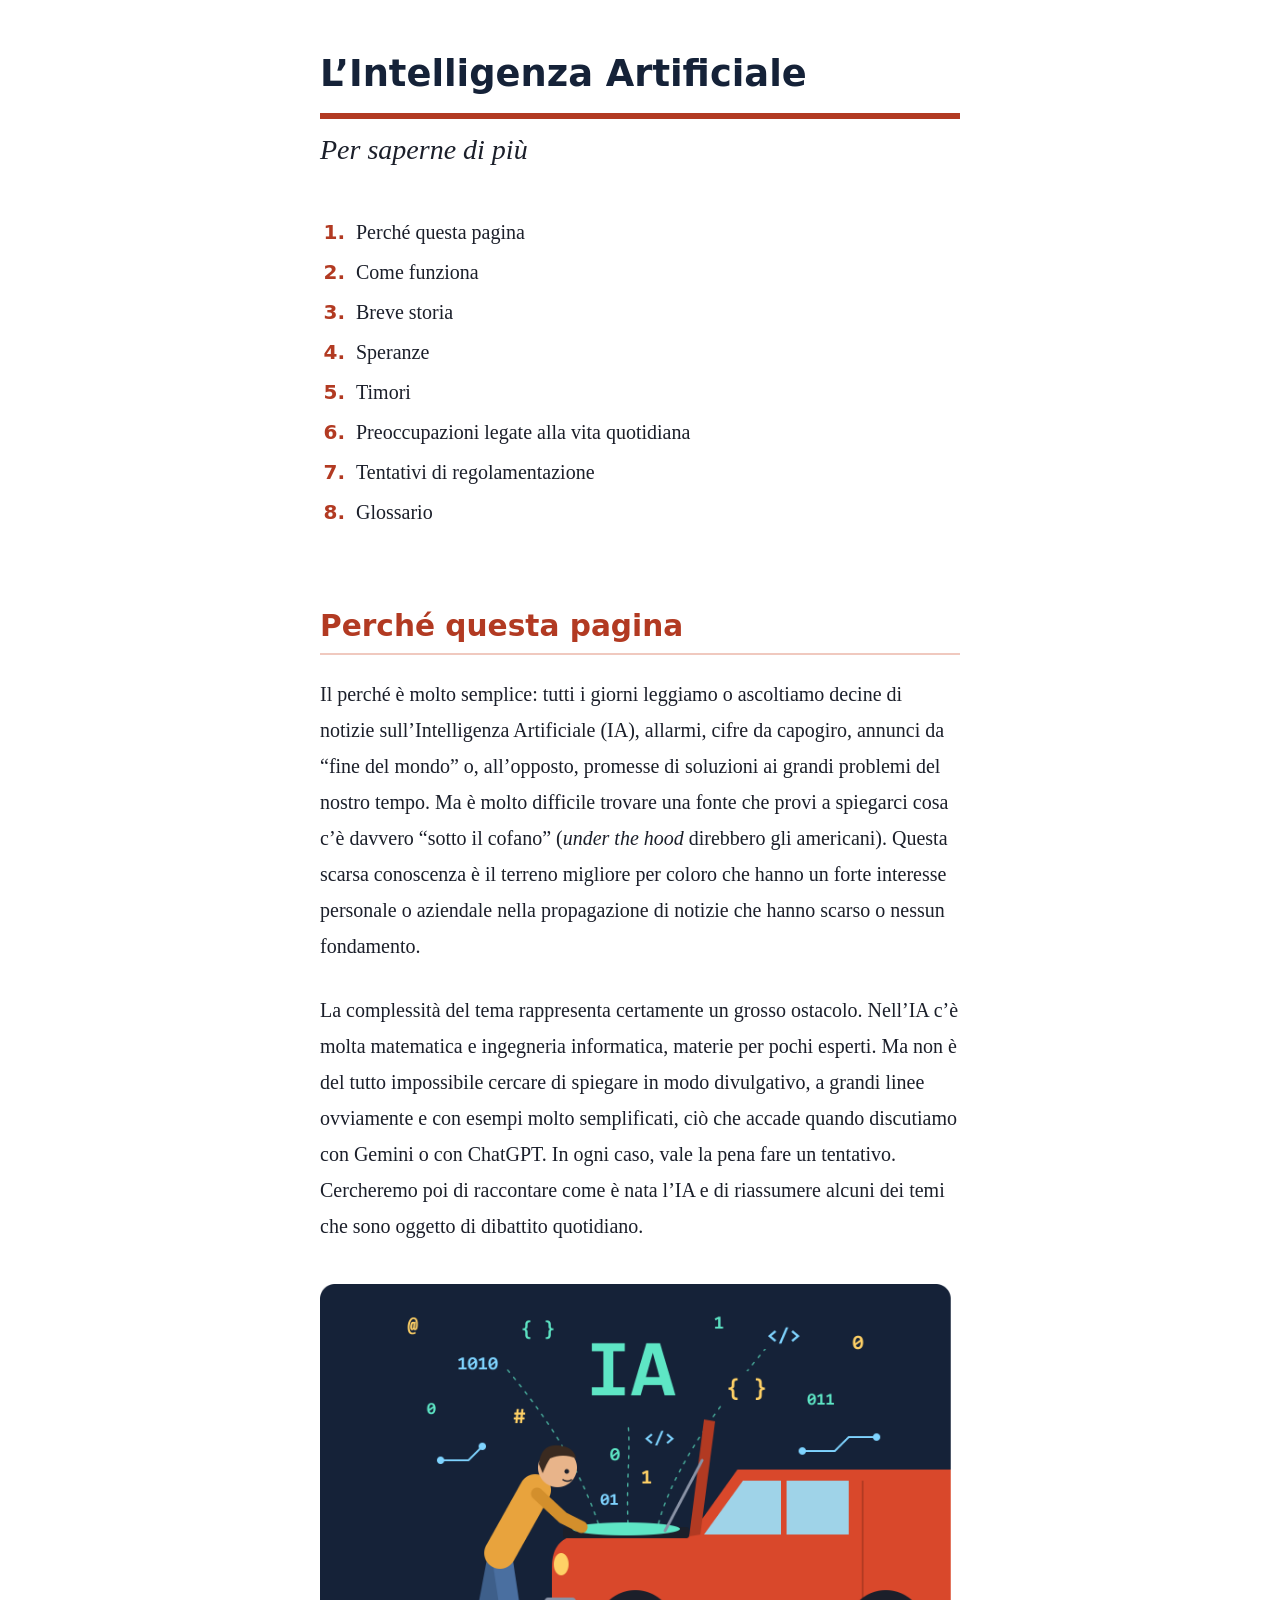
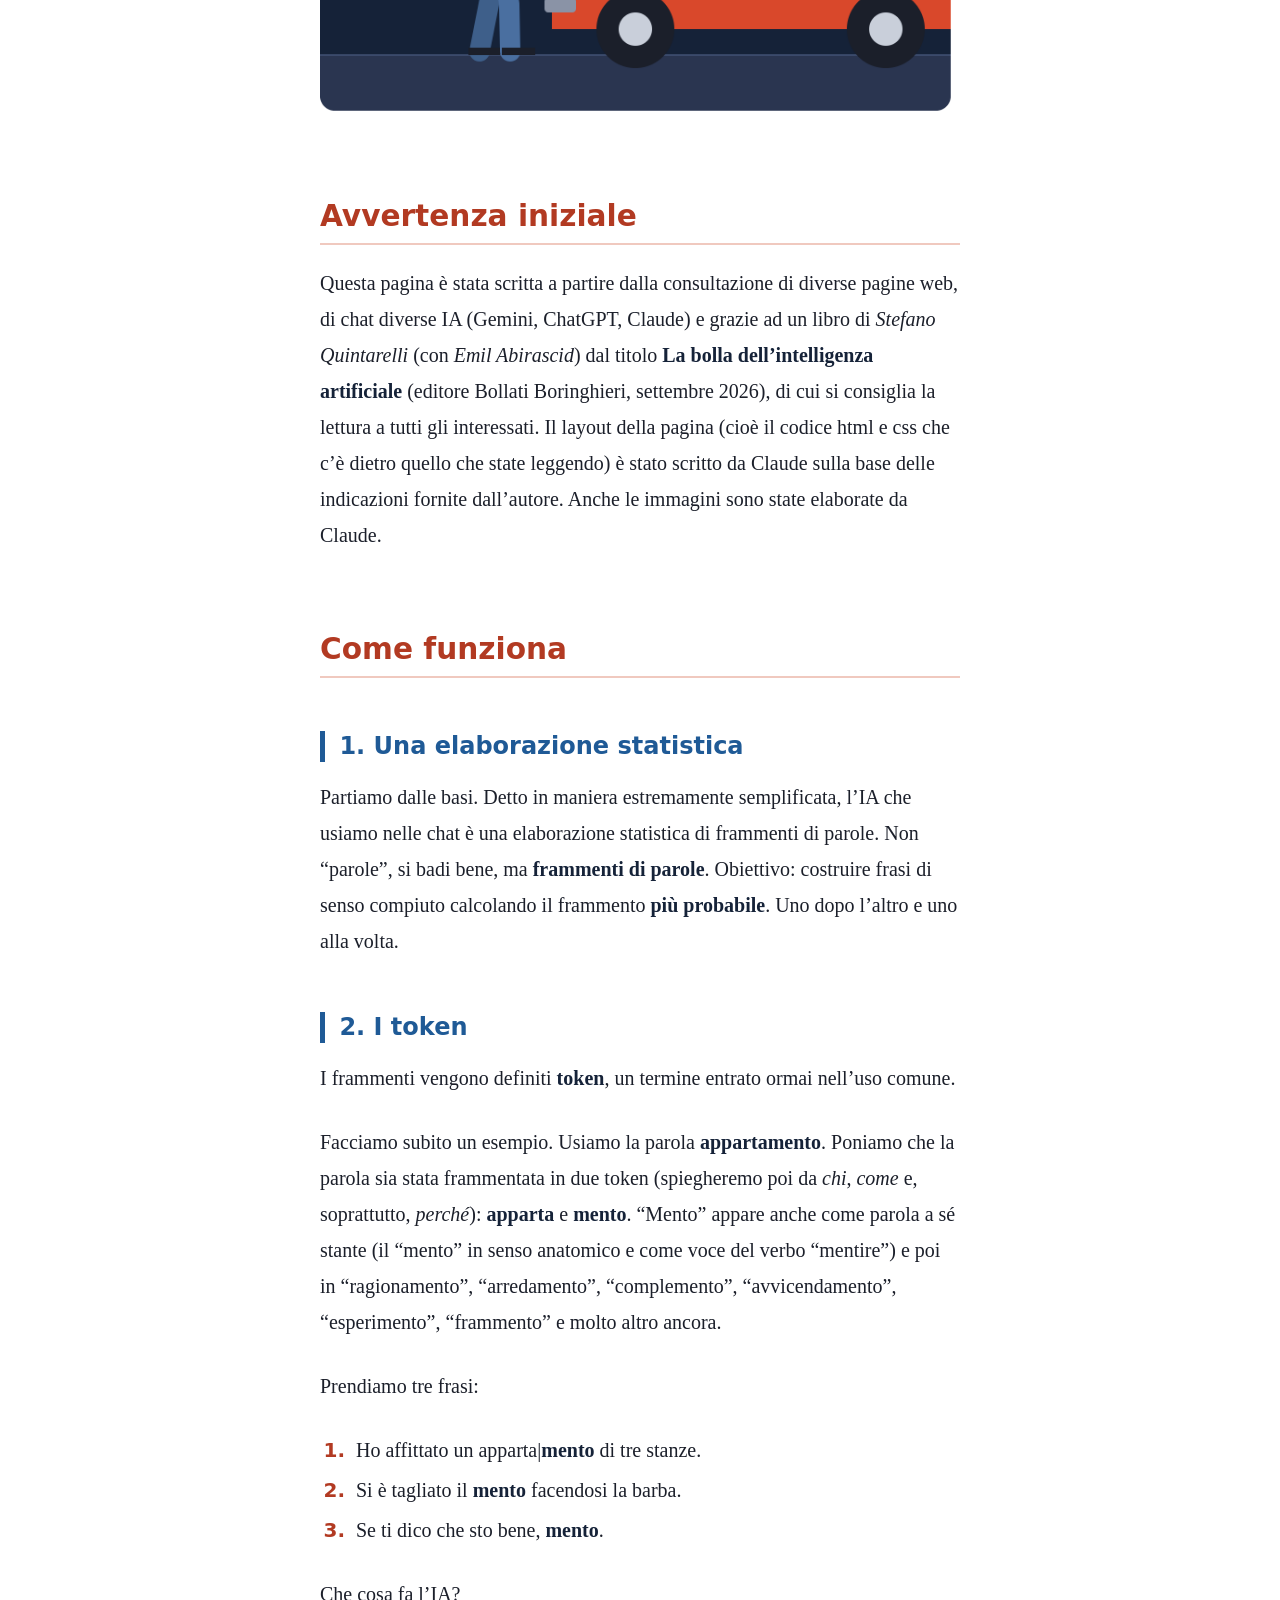
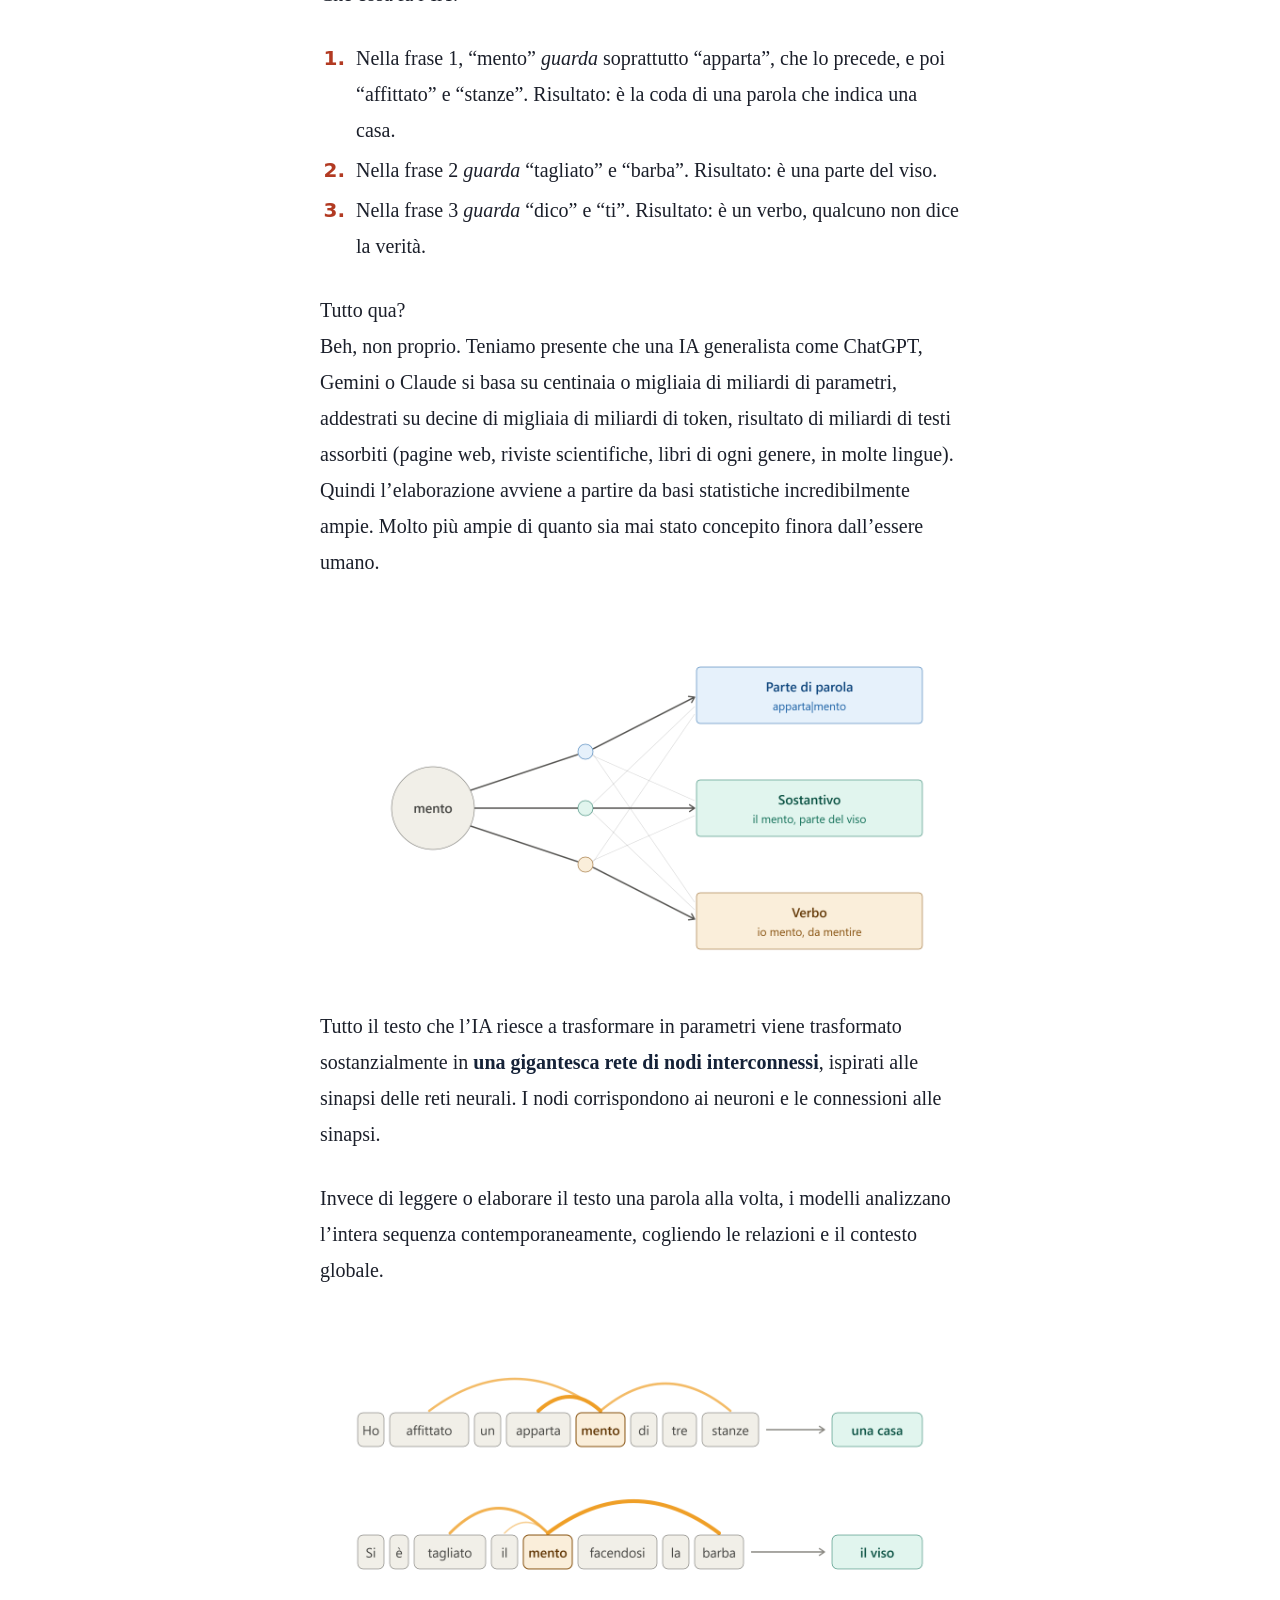
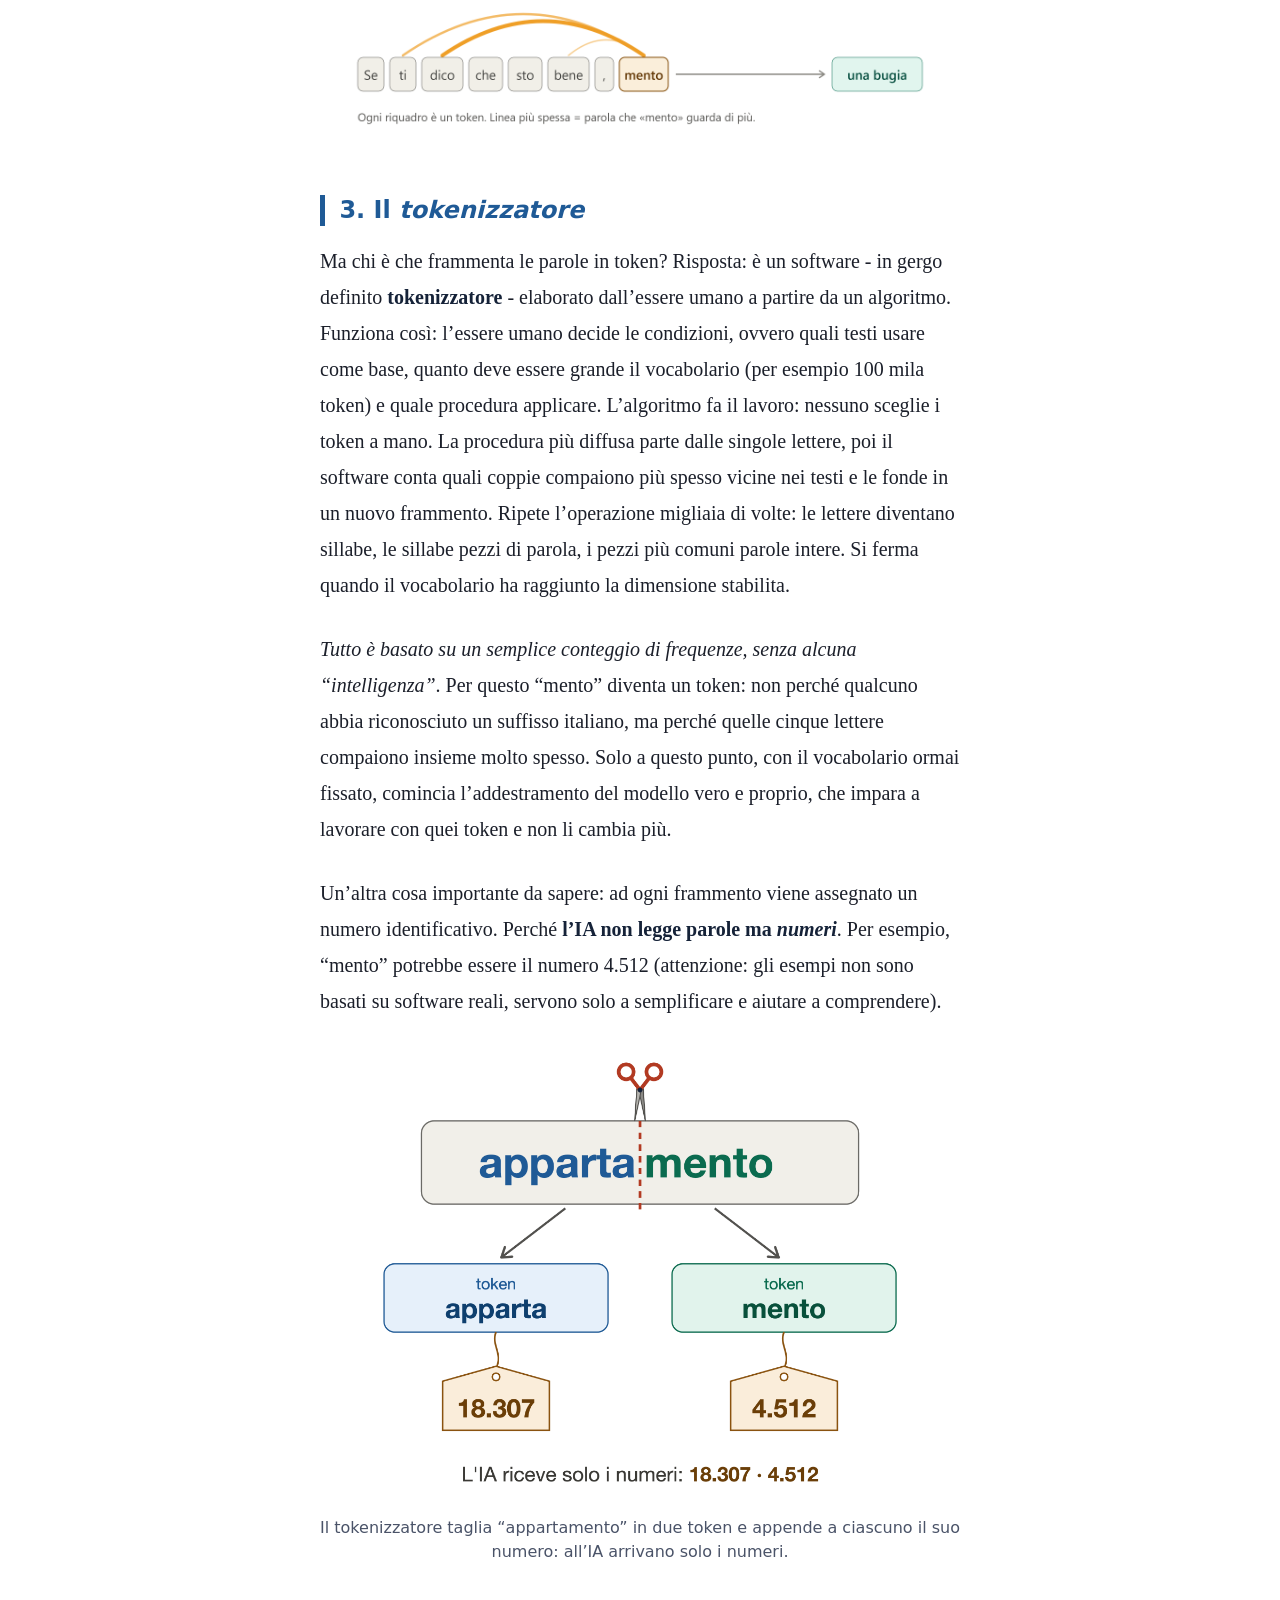
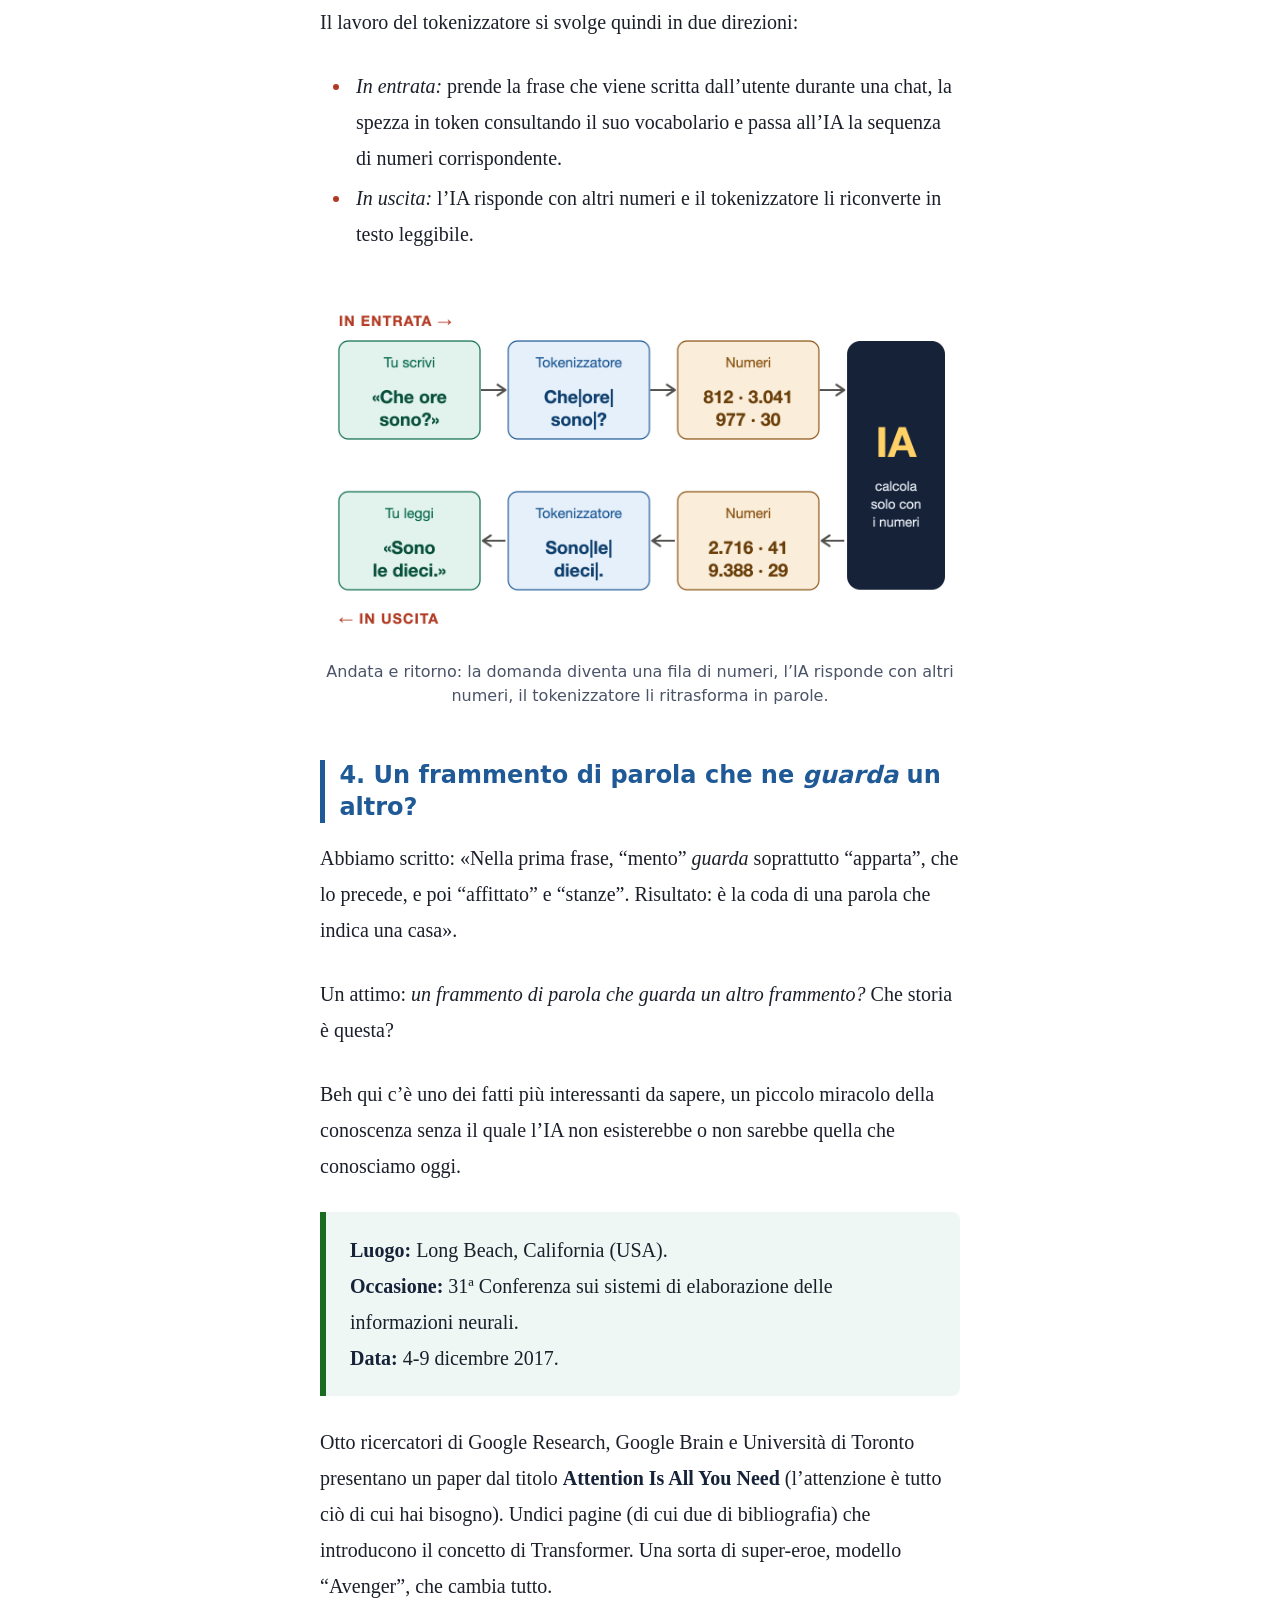
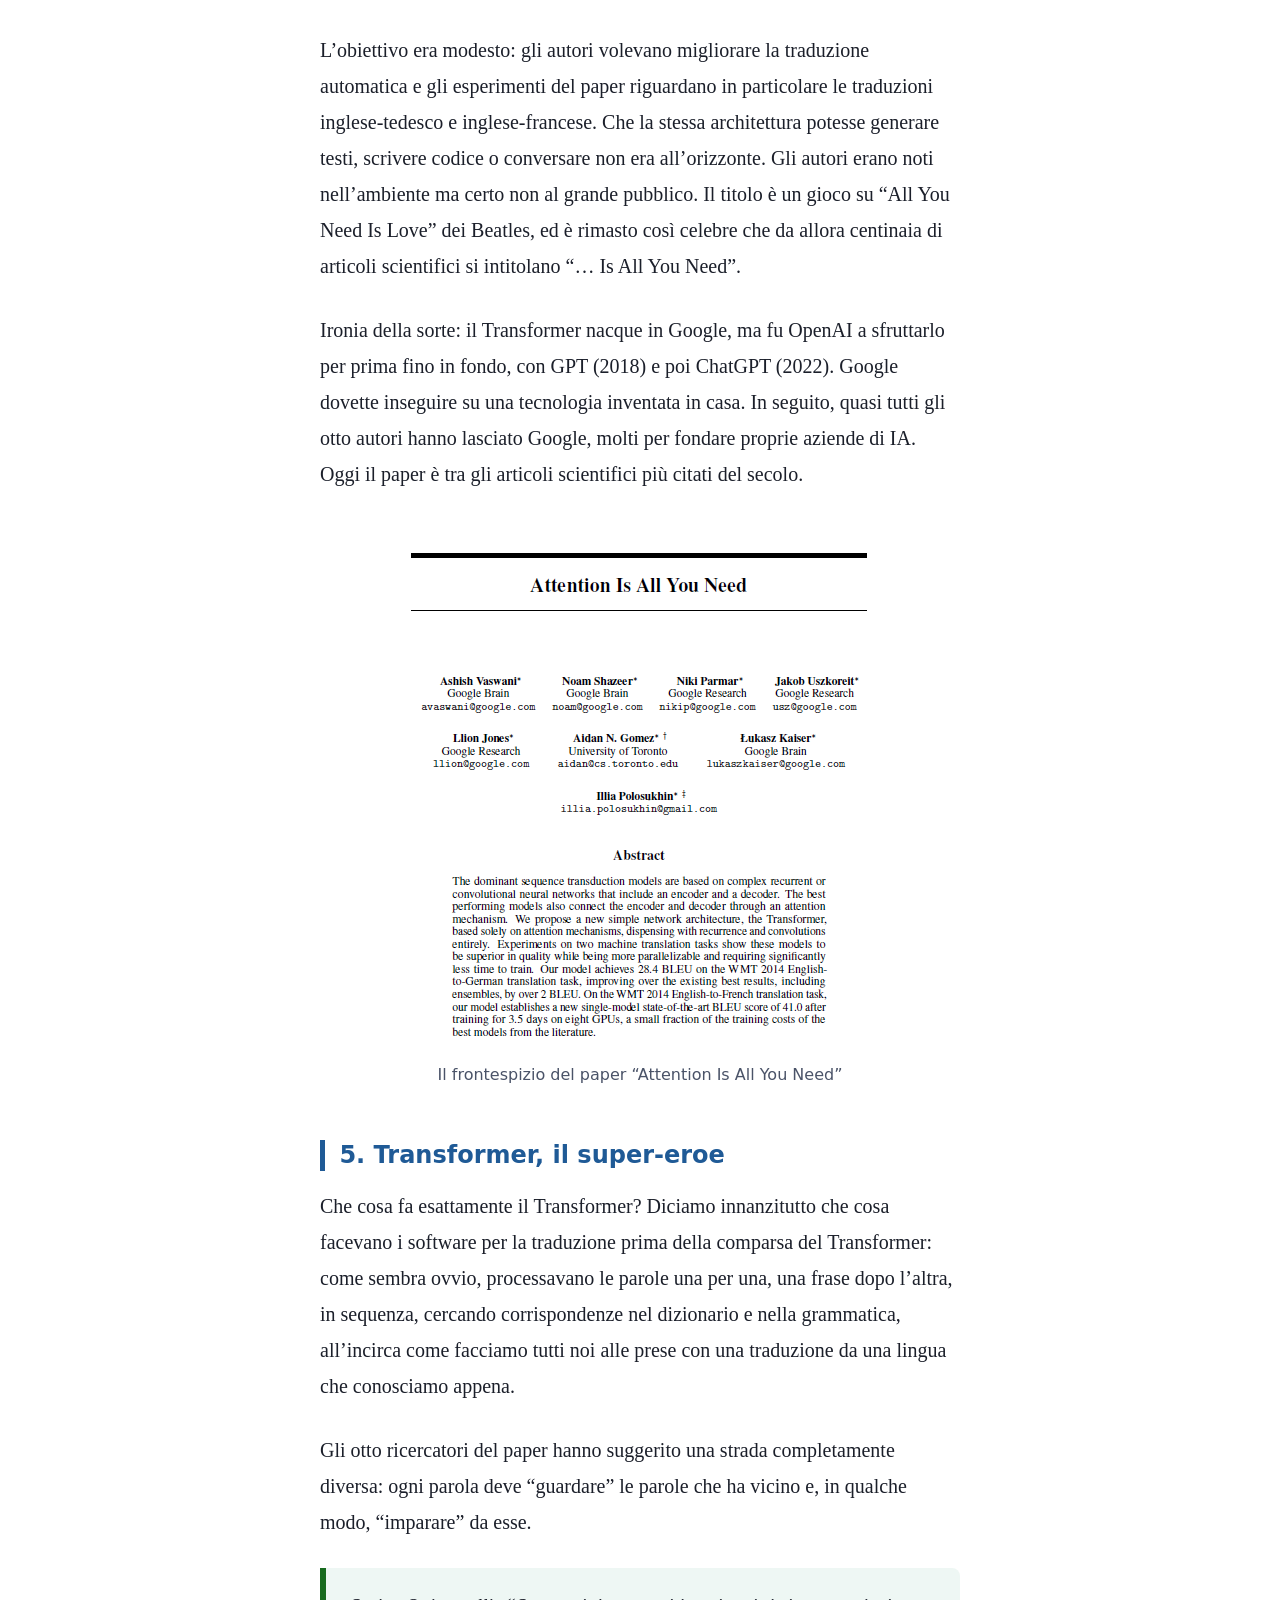
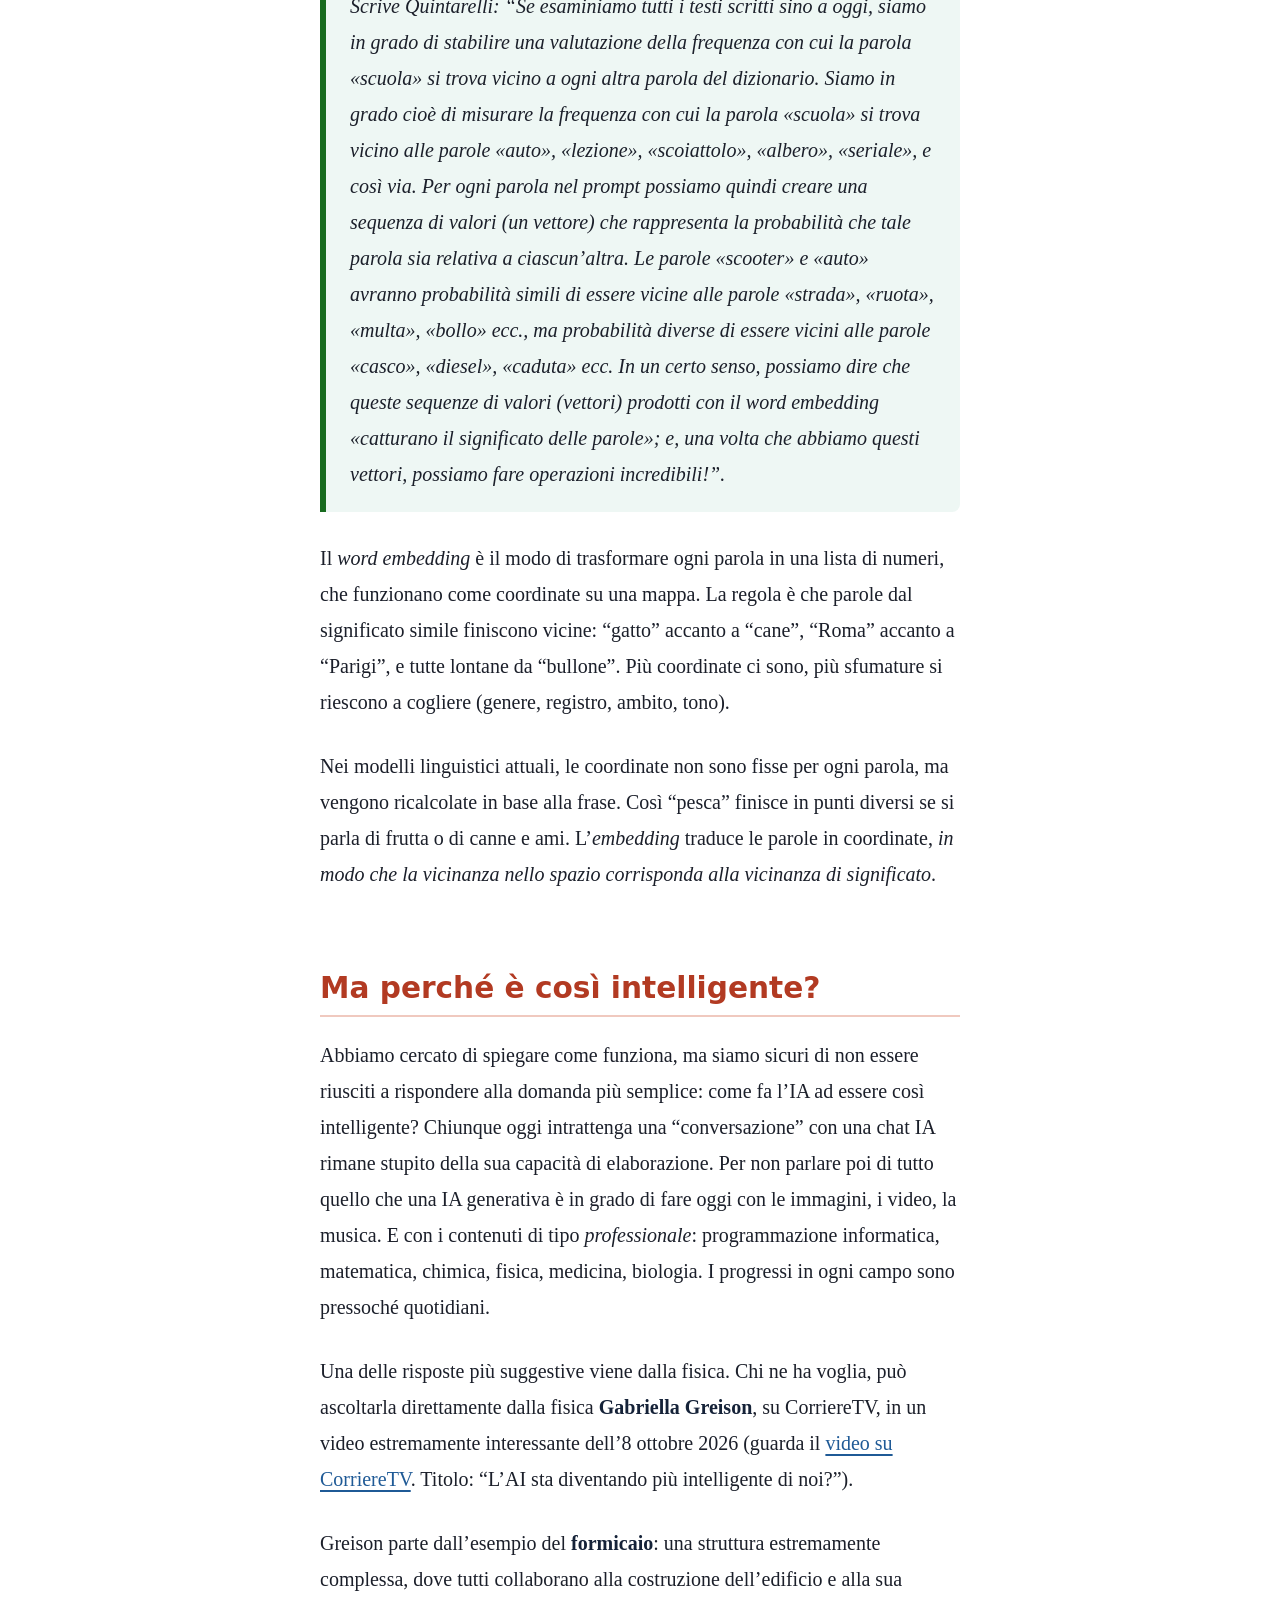
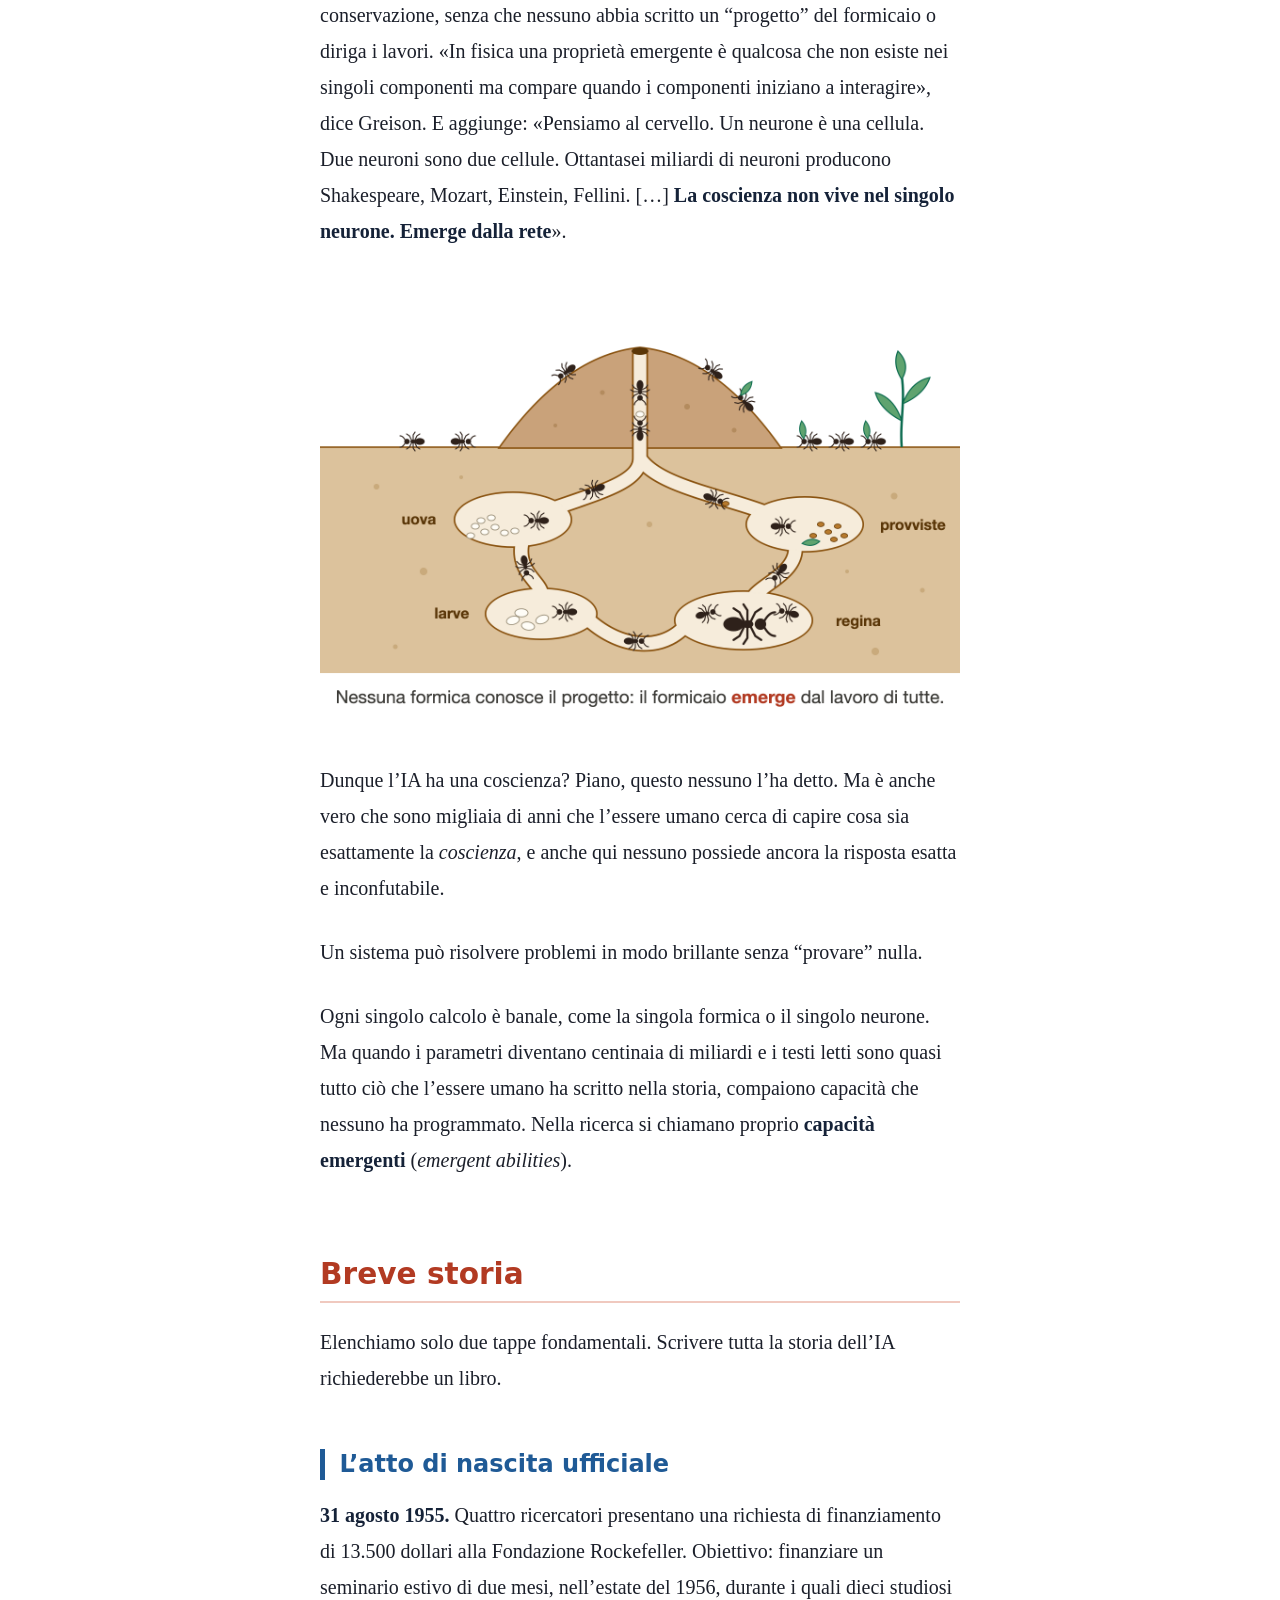
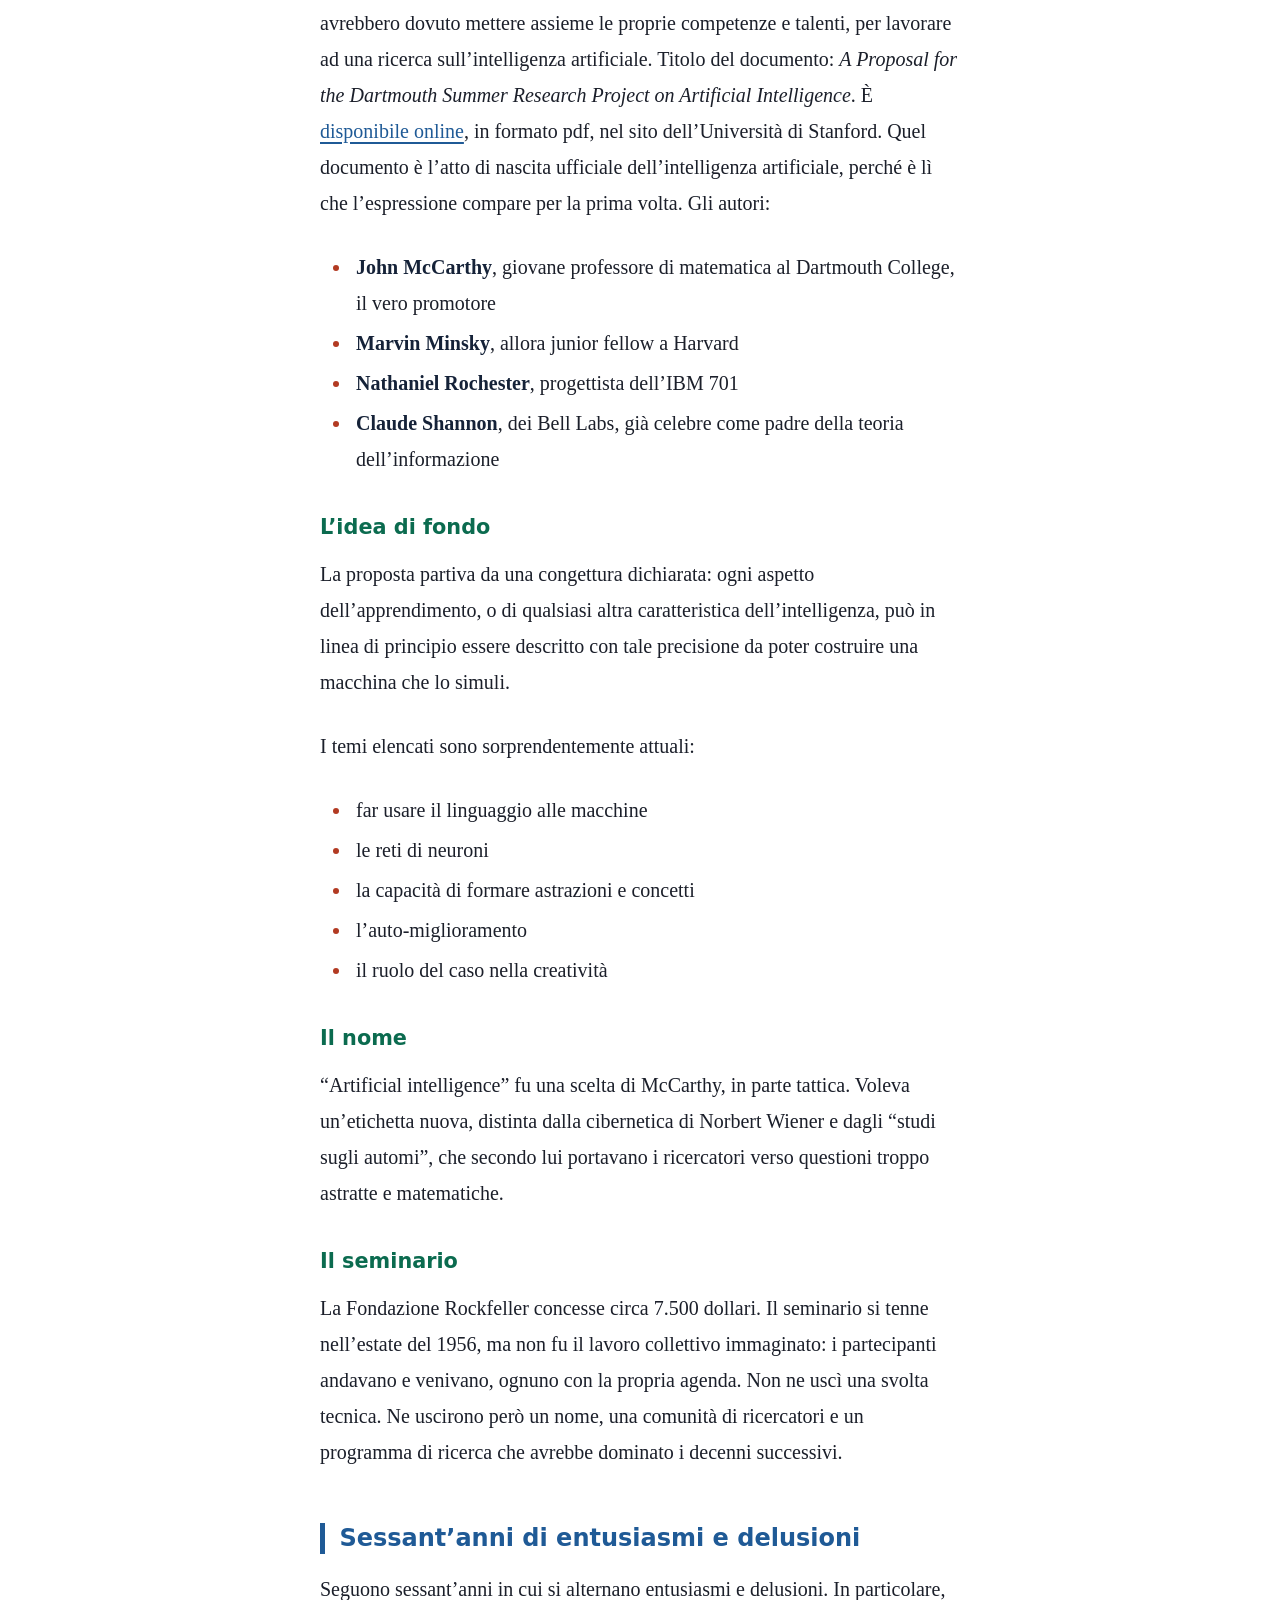
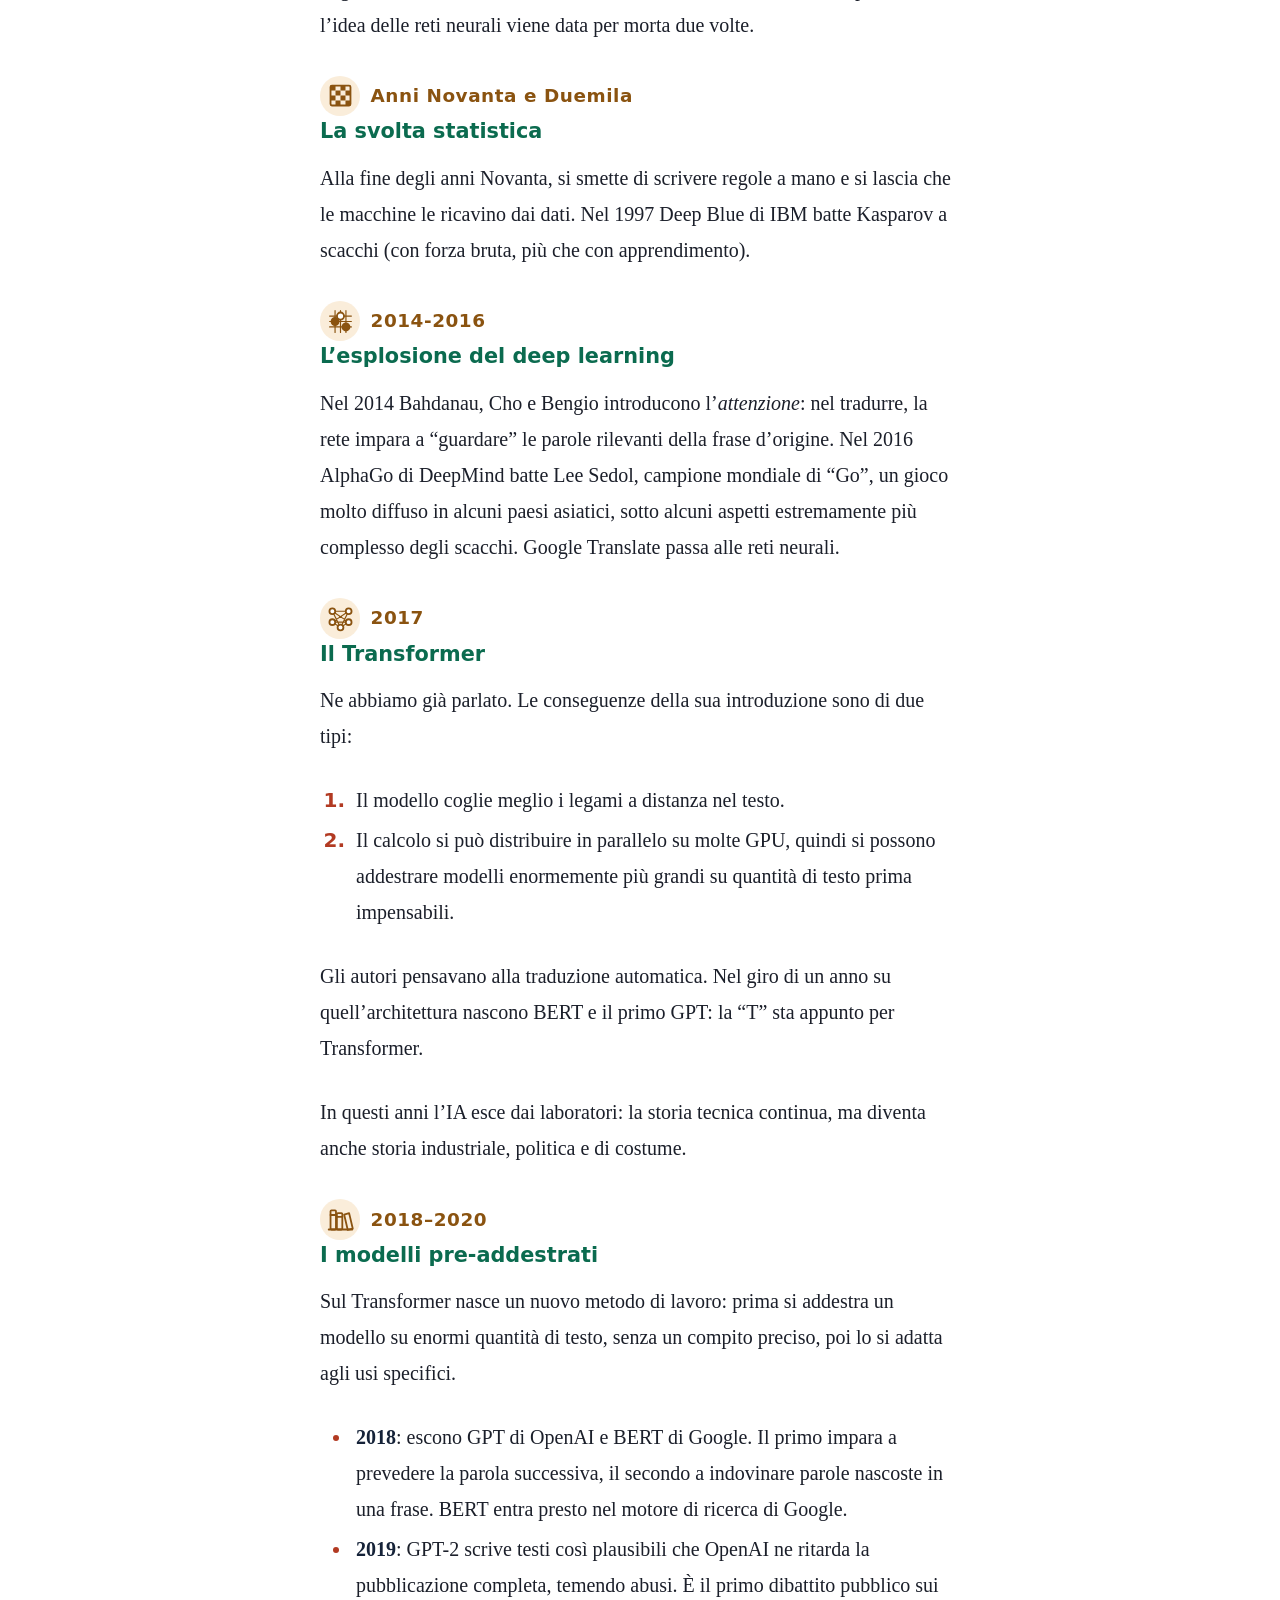
<file: index.html>
<!DOCTYPE html>
<html xmlns="http://www.w3.org/1999/xhtml" lang="it" xml:lang="it">
<head>
  <meta charset="utf-8" />
  <meta name="generator" content="pandoc 3.12" />
  <meta name="viewport" content="width=device-width, initial-scale=1.0, user-scalable=yes" />
  <title>Pagina informativa sull'Intelligenza Artificiale</title>
  <style>
    /* Default styles provided by pandoc.
    ** See https://pandoc.org/MANUAL.html#variables-for-html for config info.
    */
    span.smallcaps{font-variant: small-caps;}
    div.columns{display: flex; gap: 1.5em;}
    div.column{flex: auto;}
    @media screen {
    div.columns{gap: min(4vw, 1.5em);}
    div.column{overflow-x: auto;}
    }
    div.hanging-indent{margin-left: 1.5em; text-indent: -1.5em;}
    /* The extra [class] is a hack that increases specificity enough to
       override a similar rule in reveal.js */
    ul.task-list[class]{list-style: none;}
    ul.task-list li input[type="checkbox"] {
      font-size: inherit;
      width: 0.8em;
      margin: 0 0.8em 0.2em -1.6em;
      vertical-align: middle;
    }
  </style>
  <link rel="stylesheet" href="stile.css" />
</head>
<body>
<h1 id="lintelligenza-artificiale">L’Intelligenza Artificiale</h1>
<p><em>Per saperne di più</em></p>
<ol type="1">
<li>Perché questa pagina</li>
<li>Come funziona</li>
<li>Breve storia</li>
<li>Speranze</li>
<li>Timori</li>
<li>Preoccupazioni legate alla vita quotidiana</li>
<li>Tentativi di regolamentazione</li>
<li>Glossario</li>
</ol>
<h2 id="perché-questa-pagina">Perché questa pagina</h2>
<p>Il perché è molto semplice: tutti i giorni leggiamo o ascoltiamo
decine di notizie sull’Intelligenza Artificiale (IA), allarmi, cifre da
capogiro, annunci da “fine del mondo” o, all’opposto, promesse di
soluzioni ai grandi problemi del nostro tempo. Ma è molto difficile
trovare una fonte che provi a spiegarci cosa c’è davvero “sotto il
cofano” (<em>under the hood</em> direbbero gli americani). Questa scarsa
conoscenza è il terreno migliore per coloro che hanno un forte interesse
personale o aziendale nella propagazione di notizie che hanno scarso o
nessun fondamento.</p>
<p>La complessità del tema rappresenta certamente un grosso ostacolo.
Nell’IA c’è molta matematica e ingegneria informatica, materie per pochi
esperti. Ma non è del tutto impossibile cercare di spiegare in modo
divulgativo, a grandi linee ovviamente e con esempi molto semplificati,
ciò che accade quando discutiamo con Gemini o con ChatGPT. In ogni caso,
vale la pena fare un tentativo.<br />
Cercheremo poi di raccontare come è nata l’IA e di riassumere alcuni dei
temi che sono oggetto di dibattito quotidiano.</p>
<p><img src="img/cofano_auto_ia.png" /></p>
<h2 id="avvertenza-iniziale">Avvertenza iniziale</h2>
<p>Questa pagina è stata scritta a partire dalla consultazione di
diverse pagine web, di chat diverse IA (Gemini, ChatGPT, Claude) e
grazie ad un libro di <em>Stefano Quintarelli</em> (con <em>Emil
Abirascid</em>) dal titolo <strong>La bolla dell’intelligenza
artificiale</strong> (editore Bollati Boringhieri, settembre 2026), di
cui si consiglia la lettura a tutti gli interessati. Il layout della
pagina (cioè il codice html e css che c’è dietro quello che state
leggendo) è stato scritto da Claude sulla base delle indicazioni fornite
dall’autore. Anche le immagini sono state elaborate da Claude.</p>
<h2 id="come-funziona">Come funziona</h2>
<h3 id="una-elaborazione-statistica">1. Una elaborazione statistica</h3>
<p>Partiamo dalle basi. Detto in maniera estremamente semplificata, l’IA
che usiamo nelle chat è una elaborazione statistica di frammenti di
parole. Non “parole”, si badi bene, ma <strong>frammenti di
parole</strong>. Obiettivo: costruire frasi di senso compiuto calcolando
il frammento <strong>più probabile</strong>. Uno dopo l’altro e uno alla
volta.</p>
<h3 id="i-token">2. I token</h3>
<p>I frammenti vengono definiti <strong>token</strong>, un termine
entrato ormai nell’uso comune.</p>
<p>Facciamo subito un esempio. Usiamo la parola
<strong>appartamento</strong>. Poniamo che la parola sia stata
frammentata in due token (spiegheremo poi da <em>chi</em>, <em>come</em>
e, soprattutto, <em>perché</em>): <strong>apparta</strong> e
<strong>mento</strong>. “Mento” appare anche come parola a sé stante (il
“mento” in senso anatomico e come voce del verbo “mentire”) e poi in
“ragionamento”, “arredamento”, “complemento”, “avvicendamento”,
“esperimento”, “frammento” e molto altro ancora.</p>
<p>Prendiamo tre frasi:</p>
<ol type="1">
<li>Ho affittato un apparta|<strong>mento</strong> di tre stanze.</li>
<li>Si è tagliato il <strong>mento</strong> facendosi la barba.</li>
<li>Se ti dico che sto bene, <strong>mento</strong>.</li>
</ol>
<p>Che cosa fa l’IA?</p>
<ol type="1">
<li>Nella frase 1, “mento” <em>guarda</em> soprattutto “apparta”, che lo
precede, e poi “affittato” e “stanze”. Risultato: è la coda di una
parola che indica una casa.</li>
<li>Nella frase 2 <em>guarda</em> “tagliato” e “barba”. Risultato: è una
parte del viso.</li>
<li>Nella frase 3 <em>guarda</em> “dico” e “ti”. Risultato: è un verbo,
qualcuno non dice la verità.</li>
</ol>
<p>Tutto qua?<br />
Beh, non proprio. Teniamo presente che una IA generalista come ChatGPT,
Gemini o Claude si basa su centinaia o migliaia di miliardi di
parametri, addestrati su decine di migliaia di miliardi di token,
risultato di miliardi di testi assorbiti (pagine web, riviste
scientifiche, libri di ogni genere, in molte lingue). Quindi
l’elaborazione avviene a partire da basi statistiche incredibilmente
ampie. Molto più ampie di quanto sia mai stato concepito finora
dall’essere umano.</p>
<p><img src="img/rete_neurale_mento_tre_significati.png" /></p>
<p>Tutto il testo che l’IA riesce a trasformare in parametri viene
trasformato sostanzialmente in <strong>una gigantesca rete di nodi
interconnessi</strong>, ispirati alle sinapsi delle reti neurali. I nodi
corrispondono ai neuroni e le connessioni alle sinapsi.</p>
<p>Invece di leggere o elaborare il testo una parola alla volta, i
modelli analizzano l’intera sequenza contemporaneamente, cogliendo le
relazioni e il contesto globale.</p>
<p><img src="img/attenzione_token_mento_tre_frasi.png" /></p>
<h3 id="il-tokenizzatore">3. Il <em>tokenizzatore</em></h3>
<p>Ma chi è che frammenta le parole in token? Risposta: è un software -
in gergo definito <strong>tokenizzatore</strong> - elaborato dall’essere
umano a partire da un algoritmo.<br />
Funziona così: l’essere umano decide le condizioni, ovvero quali testi
usare come base, quanto deve essere grande il vocabolario (per esempio
100 mila token) e quale procedura applicare. L’algoritmo fa il lavoro:
nessuno sceglie i token a mano. La procedura più diffusa parte dalle
singole lettere, poi il software conta quali coppie compaiono più spesso
vicine nei testi e le fonde in un nuovo frammento. Ripete l’operazione
migliaia di volte: le lettere diventano sillabe, le sillabe pezzi di
parola, i pezzi più comuni parole intere. Si ferma quando il vocabolario
ha raggiunto la dimensione stabilita.</p>
<p><em>Tutto è basato su un semplice conteggio di frequenze, senza
alcuna “intelligenza”</em>. Per questo “mento” diventa un token: non
perché qualcuno abbia riconosciuto un suffisso italiano, ma perché
quelle cinque lettere compaiono insieme molto spesso. Solo a questo
punto, con il vocabolario ormai fissato, comincia l’addestramento del
modello vero e proprio, che impara a lavorare con quei token e non li
cambia più.</p>
<p>Un’altra cosa importante da sapere: ad ogni frammento viene assegnato
un numero identificativo. Perché <strong>l’IA non legge parole ma
<em>numeri</em></strong>. Per esempio, “mento” potrebbe essere il numero
4.512 (attenzione: gli esempi non sono basati su software reali, servono
solo a semplificare e aiutare a comprendere).</p>
<figure>
<img src="img/forbici_tokenizzatore.png"
alt="Il tokenizzatore taglia “appartamento” in due token e appende a ciascuno il suo numero: all’IA arrivano solo i numeri." />
<figcaption aria-hidden="true">Il tokenizzatore taglia “appartamento” in
due token e appende a ciascuno il suo numero: all’IA arrivano solo i
numeri.</figcaption>
</figure>
<p>Il lavoro del tokenizzatore si svolge quindi in due direzioni:</p>
<ul>
<li><em>In entrata:</em> prende la frase che viene scritta dall’utente
durante una chat, la spezza in token consultando il suo vocabolario e
passa all’IA la sequenza di numeri corrispondente.</li>
<li><em>In uscita:</em> l’IA risponde con altri numeri e il
tokenizzatore li riconverte in testo leggibile.</li>
</ul>
<figure>
<img src="img/viaggio_andata_ritorno.png"
alt="Andata e ritorno: la domanda diventa una fila di numeri, l’IA risponde con altri numeri, il tokenizzatore li ritrasforma in parole." />
<figcaption aria-hidden="true">Andata e ritorno: la domanda diventa una
fila di numeri, l’IA risponde con altri numeri, il tokenizzatore li
ritrasforma in parole.</figcaption>
</figure>
<h3 id="un-frammento-di-parola-che-ne-guarda-un-altro">4. Un frammento
di parola che ne <em>guarda</em> un altro?</h3>
<p>Abbiamo scritto: «Nella prima frase, “mento” <em>guarda</em>
soprattutto “apparta”, che lo precede, e poi “affittato” e “stanze”.
Risultato: è la coda di una parola che indica una casa».</p>
<p>Un attimo: <em>un frammento di parola che guarda un altro
frammento?</em> Che storia è questa?</p>
<p>Beh qui c’è uno dei fatti più interessanti da sapere, un piccolo
miracolo della conoscenza senza il quale l’IA non esisterebbe o non
sarebbe quella che conosciamo oggi.</p>
<div class="box">
<p><strong>Luogo:</strong> Long Beach, California (USA).<br />
<strong>Occasione:</strong> 31ª Conferenza sui sistemi di elaborazione
delle informazioni neurali.<br />
<strong>Data:</strong> 4-9 dicembre 2017.</p>
</div>
<p>Otto ricercatori di Google Research, Google Brain e Università di
Toronto presentano un paper dal titolo <strong>Attention Is All You
Need</strong> (l’attenzione è tutto ciò di cui hai bisogno). Undici
pagine (di cui due di bibliografia) che introducono il concetto di
Transformer. Una sorta di super-eroe, modello “Avenger”, che cambia
tutto.</p>
<p>L’obiettivo era modesto: gli autori volevano migliorare la traduzione
automatica e gli esperimenti del paper riguardano in particolare le
traduzioni inglese-tedesco e inglese-francese. Che la stessa
architettura potesse generare testi, scrivere codice o conversare non
era all’orizzonte. Gli autori erano noti nell’ambiente ma certo non al
grande pubblico. Il titolo è un gioco su “All You Need Is Love” dei
Beatles, ed è rimasto così celebre che da allora centinaia di articoli
scientifici si intitolano “… Is All You Need”.</p>
<p>Ironia della sorte: il Transformer nacque in Google, ma fu OpenAI a
sfruttarlo per prima fino in fondo, con GPT (2018) e poi ChatGPT (2022).
Google dovette inseguire su una tecnologia inventata in casa. In
seguito, quasi tutti gli otto autori hanno lasciato Google, molti per
fondare proprie aziende di IA. Oggi il paper è tra gli articoli
scientifici più citati del secolo.</p>
<figure>
<img src="img/attention_is_all_you_need.png"
alt="Il frontespizio del paper “Attention Is All You Need”" />
<figcaption aria-hidden="true">Il frontespizio del paper “Attention Is
All You Need”</figcaption>
</figure>
<h3 id="transformer-il-super-eroe">5. Transformer, il super-eroe</h3>
<p>Che cosa fa esattamente il Transformer? Diciamo innanzitutto che cosa
facevano i software per la traduzione prima della comparsa del
Transformer: come sembra ovvio, processavano le parole una per una, una
frase dopo l’altra, in sequenza, cercando corrispondenze nel dizionario
e nella grammatica, all’incirca come facciamo tutti noi alle prese con
una traduzione da una lingua che conosciamo appena.</p>
<p>Gli otto ricercatori del paper hanno suggerito una strada
completamente diversa: ogni parola deve “guardare” le parole che ha
vicino e, in qualche modo, “imparare” da esse.</p>
<blockquote>
<p>Scrive Quintarelli: “Se esaminiamo tutti i testi scritti sino a oggi,
siamo in grado di stabilire una valutazione della frequenza con cui la
parola «scuola» si trova vicino a ogni altra parola del dizionario.
Siamo in grado cioè di misurare la frequenza con cui la parola «scuola»
si trova vicino alle parole «auto», «lezione», «scoiattolo», «albero»,
«seriale», e così via. Per ogni parola nel prompt possiamo quindi creare
una sequenza di valori (un vettore) che rappresenta la probabilità che
tale parola sia relativa a ciascun’altra. Le parole «scooter» e «auto»
avranno probabilità simili di essere vicine alle parole «strada»,
«ruota», «multa», «bollo» ecc., ma probabilità diverse di essere vicini
alle parole «casco», «diesel», «caduta» ecc. In un certo senso, possiamo
dire che queste sequenze di valori (vettori) prodotti con il word
embedding «catturano il significato delle parole»; e, una volta che
abbiamo questi vettori, possiamo fare operazioni incredibili!”.</p>
</blockquote>
<p>Il <em>word embedding</em> è il modo di trasformare ogni parola in
una lista di numeri, che funzionano come coordinate su una mappa. La
regola è che parole dal significato simile finiscono vicine: “gatto”
accanto a “cane”, “Roma” accanto a “Parigi”, e tutte lontane da
“bullone”. Più coordinate ci sono, più sfumature si riescono a cogliere
(genere, registro, ambito, tono).</p>
<p>Nei modelli linguistici attuali, le coordinate non sono fisse per
ogni parola, ma vengono ricalcolate in base alla frase. Così “pesca”
finisce in punti diversi se si parla di frutta o di canne e ami.
L’<em>embedding</em> traduce le parole in coordinate, <em>in modo che la
vicinanza nello spazio corrisponda alla vicinanza di
significato</em>.</p>
<h2 id="ma-perché-è-così-intelligente">Ma perché è così
intelligente?</h2>
<p>Abbiamo cercato di spiegare come funziona, ma siamo sicuri di non
essere riusciti a rispondere alla domanda più semplice: come fa l’IA ad
essere così intelligente? Chiunque oggi intrattenga una “conversazione”
con una chat IA rimane stupito della sua capacità di elaborazione. Per
non parlare poi di tutto quello che una IA generativa è in grado di fare
oggi con le immagini, i video, la musica. E con i contenuti di tipo
<em>professionale</em>: programmazione informatica, matematica, chimica,
fisica, medicina, biologia. I progressi in ogni campo sono pressoché
quotidiani.</p>
<p>Una delle risposte più suggestive viene dalla fisica. Chi ne ha
voglia, può ascoltarla direttamente dalla fisica <strong>Gabriella
Greison</strong>, su CorriereTV, in un video estremamente interessante
dell’8 ottobre 2026 (guarda il <a
href="https://www.corriere.it/le-serie-del-corriere/scintille/l-ai-sta-diventando-piu-intelligente-di-noi.shtml">video
su CorriereTV</a>. Titolo: “L’AI sta diventando più intelligente di
noi?”).</p>
<p>Greison parte dall’esempio del <strong>formicaio</strong>: una
struttura estremamente complessa, dove tutti collaborano alla
costruzione dell’edificio e alla sua conservazione, senza che nessuno
abbia scritto un “progetto” del formicaio o diriga i lavori. «In fisica
una proprietà emergente è qualcosa che non esiste nei singoli componenti
ma compare quando i componenti iniziano a interagire», dice Greison. E
aggiunge: «Pensiamo al cervello. Un neurone è una cellula. Due neuroni
sono due cellule. Ottantasei miliardi di neuroni producono Shakespeare,
Mozart, Einstein, Fellini. […] <strong>La coscienza non vive nel singolo
neurone. Emerge dalla rete</strong>».</p>
<p><img src="img/formicaio.png" /></p>
<p>Dunque l’IA ha una coscienza? Piano, questo nessuno l’ha detto. Ma è
anche vero che sono migliaia di anni che l’essere umano cerca di capire
cosa sia esattamente la <em>coscienza</em>, e anche qui nessuno possiede
ancora la risposta esatta e inconfutabile.</p>
<p>Un sistema può risolvere problemi in modo brillante senza “provare”
nulla.</p>
<p>Ogni singolo calcolo è banale, come la singola formica o il singolo
neurone. Ma quando i parametri diventano centinaia di miliardi e i testi
letti sono quasi tutto ciò che l’essere umano ha scritto nella storia,
compaiono capacità che nessuno ha programmato. Nella ricerca si chiamano
proprio <strong>capacità emergenti</strong> (<em>emergent
abilities</em>).</p>
<h2 id="breve-storia">Breve storia</h2>
<p>Elenchiamo solo due tappe fondamentali. Scrivere tutta la storia
dell’IA richiederebbe un libro.</p>
<h3 id="latto-di-nascita-ufficiale">L’atto di nascita ufficiale</h3>
<p><strong>31 agosto 1955.</strong> Quattro ricercatori presentano una
richiesta di finanziamento di 13.500 dollari alla Fondazione
Rockefeller. Obiettivo: finanziare un seminario estivo di due mesi,
nell’estate del 1956, durante i quali dieci studiosi avrebbero dovuto
mettere assieme le proprie competenze e talenti, per lavorare ad una
ricerca sull’intelligenza artificiale. Titolo del documento: <em>A
Proposal for the Dartmouth Summer Research Project on Artificial
Intelligence</em>. È <a
href="http://jmc.stanford.edu/articles/dartmouth/dartmouth.pdf">disponibile
online</a>, in formato pdf, nel sito dell’Università di Stanford. Quel
documento è l’atto di nascita ufficiale dell’intelligenza artificiale,
perché è lì che l’espressione compare per la prima volta. Gli
autori:</p>
<ul>
<li><strong>John McCarthy</strong>, giovane professore di matematica al
Dartmouth College, il vero promotore</li>
<li><strong>Marvin Minsky</strong>, allora junior fellow a Harvard</li>
<li><strong>Nathaniel Rochester</strong>, progettista dell’IBM 701</li>
<li><strong>Claude Shannon</strong>, dei Bell Labs, già celebre come
padre della teoria dell’informazione</li>
</ul>
<h4 id="lidea-di-fondo">L’idea di fondo</h4>
<p>La proposta partiva da una congettura dichiarata: ogni aspetto
dell’apprendimento, o di qualsiasi altra caratteristica
dell’intelligenza, può in linea di principio essere descritto con tale
precisione da poter costruire una macchina che lo simuli.</p>
<p>I temi elencati sono sorprendentemente attuali:</p>
<ul>
<li>far usare il linguaggio alle macchine</li>
<li>le reti di neuroni</li>
<li>la capacità di formare astrazioni e concetti</li>
<li>l’auto-miglioramento</li>
<li>il ruolo del caso nella creatività</li>
</ul>
<h4 id="il-nome">Il nome</h4>
<p>“Artificial intelligence” fu una scelta di McCarthy, in parte
tattica. Voleva un’etichetta nuova, distinta dalla cibernetica di
Norbert Wiener e dagli “studi sugli automi”, che secondo lui portavano i
ricercatori verso questioni troppo astratte e matematiche.</p>
<h4 id="il-seminario">Il seminario</h4>
<p>La Fondazione Rockfeller concesse circa 7.500 dollari. Il seminario
si tenne nell’estate del 1956, ma non fu il lavoro collettivo
immaginato: i partecipanti andavano e venivano, ognuno con la propria
agenda. Non ne uscì una svolta tecnica. Ne uscirono però un nome, una
comunità di ricercatori e un programma di ricerca che avrebbe dominato i
decenni successivi.</p>
<h3 id="sessantanni-di-entusiasmi-e-delusioni">Sessant’anni di
entusiasmi e delusioni</h3>
<p>Seguono sessant’anni in cui si alternano entusiasmi e delusioni. In
particolare, l’idea delle reti neurali viene data per morta due
volte.</p>
<h4 class="ico-scacchi" id="anni-novanta-e-duemila">Anni Novanta e
Duemila</h4>
<h4 id="la-svolta-statistica">La svolta statistica</h4>
<p>Alla fine degli anni Novanta, si smette di scrivere regole a mano e
si lascia che le macchine le ricavino dai dati. Nel 1997 Deep Blue di
IBM batte Kasparov a scacchi (con forza bruta, più che con
apprendimento).</p>
<h4 class="ico-go" id="section">2014-2016</h4>
<h4 id="lesplosione-del-deep-learning">L’esplosione del deep
learning</h4>
<p>Nel 2014 Bahdanau, Cho e Bengio introducono l’<em>attenzione</em>:
nel tradurre, la rete impara a “guardare” le parole rilevanti della
frase d’origine. Nel 2016 AlphaGo di DeepMind batte Lee Sedol, campione
mondiale di “Go”, un gioco molto diffuso in alcuni paesi asiatici, sotto
alcuni aspetti estremamente più complesso degli scacchi. Google
Translate passa alle reti neurali.</p>
<h4 class="ico-transformer" id="section-1">2017</h4>
<h4 id="il-transformer">Il Transformer</h4>
<p>Ne abbiamo già parlato. Le conseguenze della sua introduzione sono di
due tipi:</p>
<ol type="1">
<li>Il modello coglie meglio i legami a distanza nel testo.</li>
<li>Il calcolo si può distribuire in parallelo su molte GPU, quindi si
possono addestrare modelli enormemente più grandi su quantità di testo
prima impensabili.</li>
</ol>
<p>Gli autori pensavano alla traduzione automatica. Nel giro di un anno
su quell’architettura nascono BERT e il primo GPT: la “T” sta appunto
per Transformer.</p>
<p>In questi anni l’IA esce dai laboratori: la storia tecnica continua,
ma diventa anche storia industriale, politica e di costume.</p>
<h4 class="ico-libri" id="section-2">2018–2020</h4>
<h4 id="i-modelli-pre-addestrati">I modelli pre-addestrati</h4>
<p>Sul Transformer nasce un nuovo metodo di lavoro: prima si addestra un
modello su enormi quantità di testo, senza un compito preciso, poi lo si
adatta agli usi specifici.</p>
<ul>
<li><strong>2018</strong>: escono GPT di OpenAI e BERT di Google. Il
primo impara a prevedere la parola successiva, il secondo a indovinare
parole nascoste in una frase. BERT entra presto nel motore di ricerca di
Google.</li>
<li><strong>2019</strong>: GPT-2 scrive testi così plausibili che OpenAI
ne ritarda la pubblicazione completa, temendo abusi. È il primo
dibattito pubblico sui rischi di questi modelli.</li>
<li><strong>2020</strong>: GPT-3, con 175 miliardi di parametri, mostra
una cosa inattesa: non serve più riaddestrarlo, basta spiegargli il
compito a parole. Nasce il <em>prompt</em>.</li>
</ul>
<p>Si afferma così l’idea che guiderà gli investimenti successivi:
modelli più grandi, con più dati e più calcolo, acquisiscono capacità
nuove.</p>
<p>Sempre nel 2020, AlphaFold 2 di DeepMind risolve in gran parte il
problema della struttura delle proteine, aperto da cinquant’anni: uno
dei primi grandi risultati scientifici dell’IA (<a
href="https://deepmind.google/blog/alphafold-a-solution-to-a-50-year-old-grand-challenge-in-biology/">qui
l’articolo originale</a>).</p>
<h4 class="ico-chat" id="section-3">2021–2022</h4>
<h4 id="lia-generativa-arriva-al-pubblico">L’IA generativa arriva al
pubblico</h4>
<ul>
<li><strong>2021</strong>: GitHub Copilot comincia a scrivere codice
accanto ai programmatori.</li>
<li><strong>2022</strong>: DALL-E 2, Midjourney e Stable Diffusion
generano immagini da una descrizione testuale.</li>
<li><strong>30 novembre 2022</strong>: OpenAI pubblica ChatGPT. La
tecnologia non era nuova, ma lo era l’interfaccia: una semplice chat,
gratuita. Raggiunge circa cento milioni di utenti in due mesi.</li>
</ul>
<h4 class="ico-corsa" id="section-4">2023</h4>
<h4 id="la-corsa-e-le-prime-regole">La corsa e le prime regole</h4>
<ul>
<li>Esce GPT-4, e in pochi mesi arrivano i concorrenti: Bard (poi
Gemini) di Google, Claude di Anthropic, Llama di Meta, quest’ultimo
distribuito liberamente.</li>
<li>A marzo una lettera aperta firmata da migliaia di ricercatori e
imprenditori chiede una pausa di sei mesi nello sviluppo. Non verrà
ascoltata.</li>
<li>Sempre a marzo il Garante italiano per la privacy blocca
temporaneamente ChatGPT: è il primo provvedimento del genere in un paese
occidentale.</li>
<li>A novembre si tiene a Bletchley Park il primo vertice internazionale
sulla sicurezza dell’IA.</li>
</ul>
<h4 class="ico-bilancia" id="section-5">2024</h4>
<h4 id="multimodalità-nobel-e-ai-act">Multimodalità, Nobel e AI Act</h4>
<ul>
<li>I modelli diventano <em>multimodali</em>: leggono immagini,
ascoltano, parlano.</li>
<li>Compaiono i modelli “che ragionano”, cioè che elaborano il problema
passo per passo prima di rispondere.</li>
<li>L’Unione Europea approva l’<a
href="https://digital-strategy.ec.europa.eu/it/policies/regulatory-framework-ai">AI
Act</a>, la prima legge organica al mondo sul tema, in vigore dal 1°
agosto.</li>
<li>A ottobre arriva la consacrazione accademica: il Nobel per la fisica
va a John Hopfield e Geoffrey Hinton per le reti neurali, quello per la
chimica a Demis Hassabis e John Jumper per AlphaFold (insieme a David
Baker).</li>
</ul>
<h4 class="ico-agente" id="section-6">2025–2026</h4>
<h4 id="gli-agenti">Gli agenti</h4>
<ul>
<li>A gennaio 2025 la cinese DeepSeek pubblica un modello competitivo a
costi molto inferiori, mostrando che la corsa non è solo americana.</li>
<li>A settembre 2025 l’Italia approva la propria legge quadro
sull’intelligenza artificiale, la <a
href="https://www.normattiva.it/uri-res/N2Ls?urn:nir:stato:legge:2025-09-23;132!vig=2026-10-10">n. 132
del 2025</a>.</li>
<li>Il passaggio decisivo è dal chatbot all’<em>agente</em>: un sistema
che non si limita a rispondere, ma svolge compiti in più passaggi,
cercando sul web, scrivendo ed eseguendo codice, usando programmi.</li>
</ul>
</body>
</html>
</file>
<file: stile.css>
/* =========================================================
   Pagina informativa sull'IA — foglio di stile
   Alta leggibilità, una colonna, adatto a smartphone.
   Palette ricavata dalle illustrazioni in img/
   ========================================================= */

:root {
  /* Colori */
  --sfondo:        #FFFFFF;
  --testo:         #1B1F2A;  /* blu-nero dello sfondo illustrazione */
  --testo-tenue:   #4A5368;
  --titolo-1:      #152238;  /* blu notte */
  --titolo-2:      #B23A22;  /* rosso ruggine dell'auto */
  --titolo-3:      #1F5A96;  /* blu "Parte di parola" */
  --titolo-4:      #0B6B4F;  /* verde "Sostantivo" */
  --titolo-4-data: #8A5310;  /* ambra scuro "Verbo" */
  --accento:       #186b1f;  /* verde acqua "IA" */
  --accento-caldo: #FFD166;  /* giallo dei simboli */
  --link:          #1F5A96;
  --riquadro:      #EEF7F4;

  /* Caratteri */
  --font-testo:  Georgia, "Times New Roman", serif;
  --font-titoli: "Segoe UI", "Segoe UI Variable", system-ui, -apple-system, Roboto, "Helvetica Neue", Arial, sans-serif;
}

/* ---------- Base ---------- */

html {
  font-size: 100%;
  -webkit-text-size-adjust: 100%;
  text-size-adjust: 100%;
}

body {
  margin: 0 auto;
  padding: 2rem 1.25rem 4rem;
  max-width: 40rem;              /* circa 65-70 caratteri per riga */
  background: var(--sfondo);
  color: var(--testo);
  font-family: var(--font-testo);
  font-size: 1.25rem;            /* 20px */
  line-height: 1.8;
  overflow-wrap: break-word;
  hyphens: manual;
}

p, ul, ol, blockquote, figure {
  margin: 0 0 1.4em;
}

strong { font-weight: bold; color: var(--titolo-1); }
em     { font-style: italic; }

/* ---------- Titoli ---------- */

h1, h2, h3, h4 {
  font-family: var(--font-titoli);
  line-height: 1.3;
  margin: 2.2em 0 0.7em;
}

/* 1° livello: titolo della pagina */
h1 {
  font-size: 2.3rem;
  font-weight: 700;
  color: var(--titolo-1);
  margin-top: 0.5em;
  padding-bottom: 0.4em;
  border-bottom: 6px solid var(--titolo-2);
}

/* 2° livello: sezioni principali */
h2 {
  font-size: 1.85rem;
  font-weight: 700;
  color: var(--titolo-2);
  margin-top: 2.6em;
  padding-bottom: 0.25em;
  border-bottom: 2px solid #F0C9BF;
}

/* 3° livello */
h3 {
  font-size: 1.5rem;
  font-weight: 600;
  color: var(--titolo-3);
  padding-left: 0.6em;
  border-left: 5px solid var(--titolo-3);
}

/* 4° livello */
h4 {
  font-size: 1.3rem;
  font-weight: 600;
  color: var(--titolo-4);
  margin-top: 1.8em;
}

/* 4° livello su due righe (es. "1956–1973" + "Gli anni dell'entusiasmo"):
   la prima riga (data) in ambra, la seconda in verde */
h4:has(+ h4) {
  color: var(--titolo-4-data);
  font-size: 1.15rem;
  font-weight: 700;
  letter-spacing: 0.03em;
  margin-bottom: 0;
}

h4 + h4 {
  margin-top: 0.1em;
}

/* Icone accanto alle date della cronologia (classi .ico-* in index.md) */
h4[class*="ico-"] {
  display: flex;
  align-items: center;
  gap: 0.55em;
}

h4[class*="ico-"]::before {
  content: "";
  flex: none;
  width: 2.2em;
  height: 2.2em;
  border-radius: 50%;
  background: #FAEDDA center / 72% no-repeat;
}

h4.ico-scacchi::before     { background-image: url(img/icone/scacchi.svg); }
h4.ico-go::before          { background-image: url(img/icone/go.svg); }
h4.ico-transformer::before { background-image: url(img/icone/transformer.svg); }
h4.ico-libri::before       { background-image: url(img/icone/libri.svg); }
h4.ico-chat::before        { background-image: url(img/icone/chat.svg); }
h4.ico-corsa::before       { background-image: url(img/icone/corsa.svg); }
h4.ico-bilancia::before    { background-image: url(img/icone/bilancia.svg); }
h4.ico-agente::before      { background-image: url(img/icone/agente.svg); }

/* ---------- Liste ---------- */

ul, ol {
  padding-left: 1.6em;
}

li {
  margin-bottom: 0.2em;
  padding-left: 0.2em;
}

li::marker {
  color: var(--titolo-2);
  font-family: var(--font-titoli);
  font-weight: 700;
}

/* ---------- Link ---------- */

a {
  color: var(--link);
  text-decoration: underline;
  text-decoration-thickness: 2px;
  text-underline-offset: 0.2em;
}

a:hover, a:focus {
  color: var(--titolo-2);
}

a:focus-visible {
  outline: 3px solid var(--accento-caldo);
  outline-offset: 2px;
}

/* ---------- Citazioni ---------- */

blockquote {
  margin-left: 0;
  margin-right: 0;
  padding: 1em 1.2em;
  background: var(--riquadro);
  border-left: 6px solid var(--accento);
  border-radius: 0 8px 8px 0;
  font-style: italic;
}

blockquote p:last-child {
  margin-bottom: 0;
}

/* ---------- Immagini ---------- */

img {
  display: block;
  max-width: 100%;
  height: auto;
  margin: 2em auto;
  border-radius: 10px;
}

figure {
  margin: 2em 0;
}

figure img {
  margin: 0 auto;
}

figcaption {
  margin-top: 0.6em;
  font-family: var(--font-titoli);
  font-size: 1rem;
  line-height: 1.5;
  color: var(--testo-tenue);
  text-align: center;
}

/* ---------- Varie ---------- */

hr {
  border: 0;
  border-top: 2px solid #E3E6EC;
  margin: 3em 0;
}

::selection {
  background: var(--accento-caldo);
  color: var(--testo);
}
h1 + p {
  font-size: 140%; 
  margin-top: -20px;
}

.box {
  margin-left: 0;
  margin-right: 0;
  padding: 1em 1.2em;
  background: var(--riquadro);
  border-left: 6px solid var(--accento);
  border-radius: 0 8px 8px 0;
  margin-bottom: 1.4em;
}

.box p:last-child {
  margin-bottom: 0;
}

/* ---------- Smartphone ---------- */

@media (max-width: 600px) {
  body {
    padding: 1.25rem 1rem 3rem;
    font-size: 1.2rem;           /* resta grande anche sul telefono */
    line-height: 1.75;
  }
  h1 { font-size: 1.9rem; }
  h2 { font-size: 1.6rem; }
  h3 { font-size: 1.35rem; }
  h4 { font-size: 1.2rem; }
  h4:has(+ h4) { font-size: 1.05rem; }
  ul, ol { padding-left: 1.3em; }
}

/* ---------- Stampa ---------- */

@media print {
  body { max-width: none; font-size: 12pt; }
  a { color: inherit; }
  h2, h3, h4 { break-after: avoid; }
  img { break-inside: avoid; }
}
</file>
